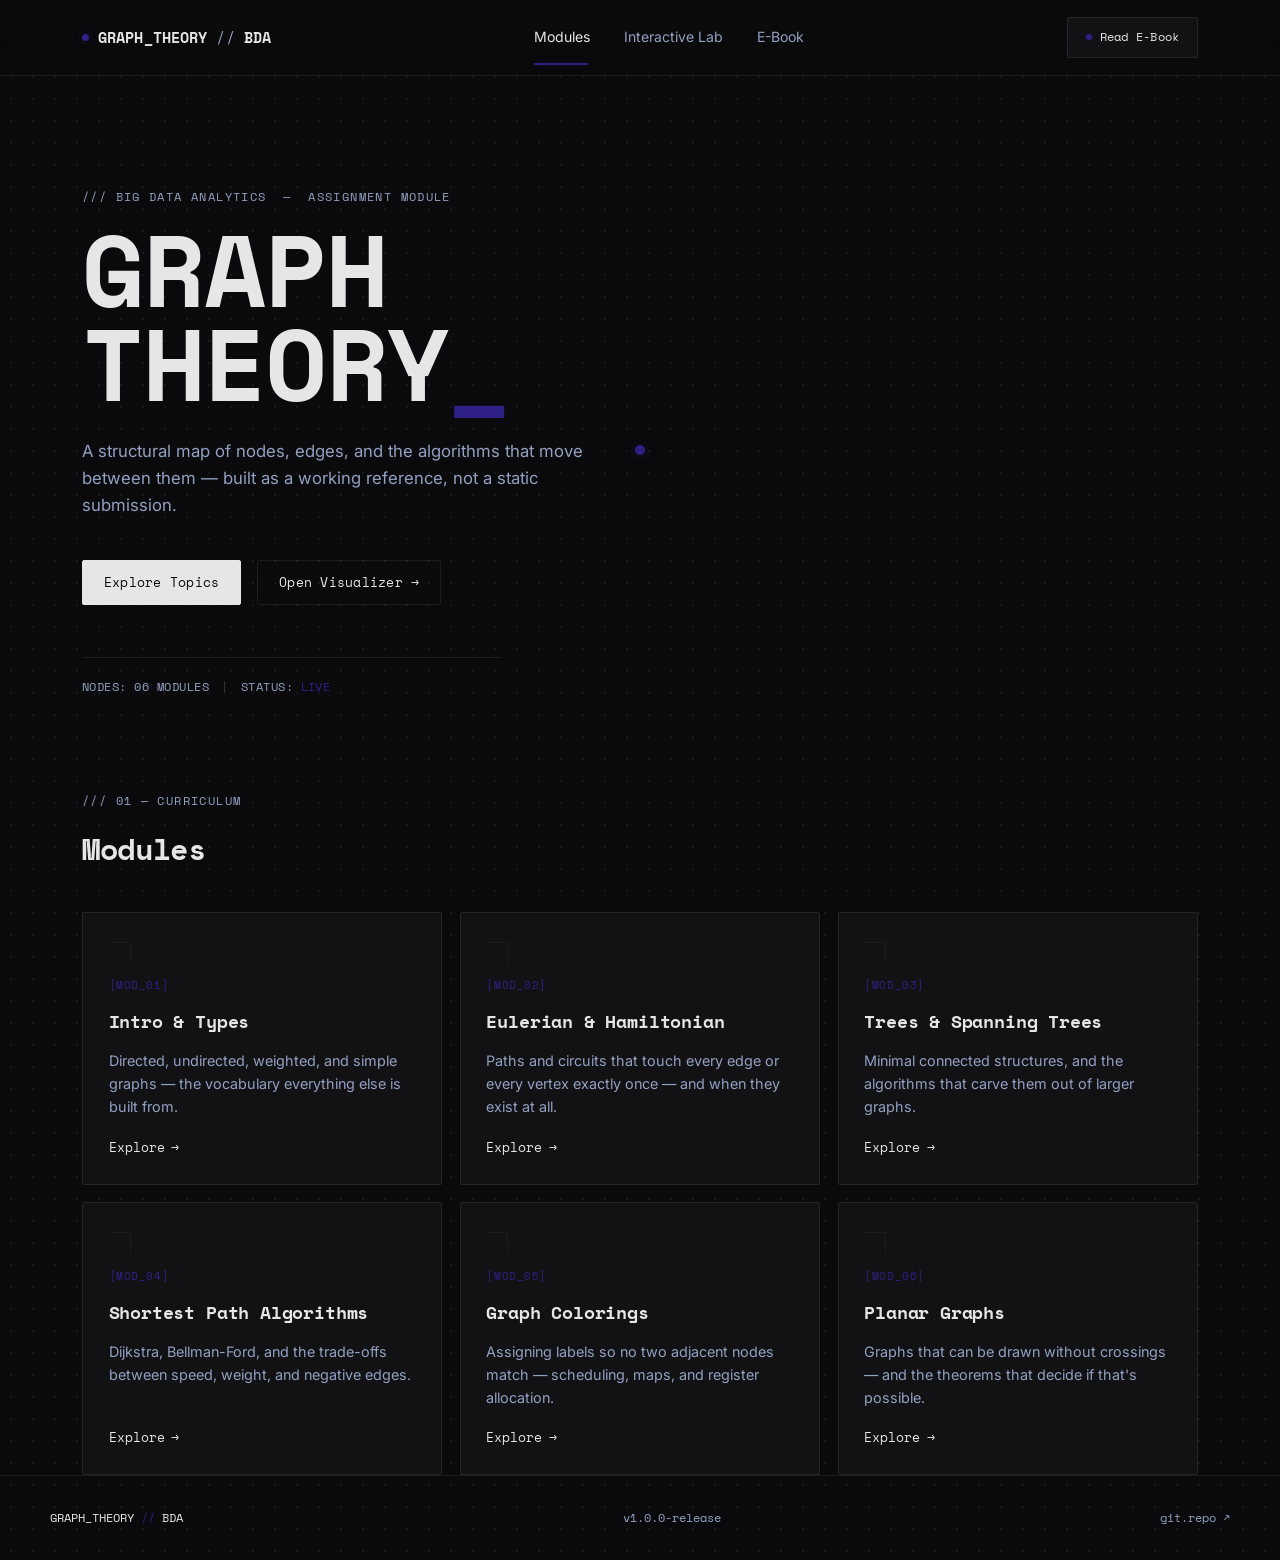
<file: CIA 1A/World Of Graphs/graph-theory-site/index.html>
<!DOCTYPE html>
<html lang="en">

<head>
    <meta charset="UTF-8" />
    <meta name="viewport" content="width=device-width, initial-scale=1.0" />
    <title>GRAPH_THEORY // BDA</title>
    <meta name="description"
        content="An interactive academic companion for Graph Theory — modules, visual lab, and e-book." />

    <link rel="preconnect" href="https://fonts.googleapis.com" />
    <link rel="preconnect" href="https://fonts.gstatic.com" crossorigin />
    <link
        href="https://fonts.googleapis.com/css2?family=Space+Mono:wght@400;700&family=Inter:wght@400;500;600&display=swap"
        rel="stylesheet" />

    <!-- Linked Design Tokens and Component Styles -->
    <link rel="stylesheet" href="css/main.css" />
    <link rel="stylesheet" href="css/components.css" />
</head>

<body>

    <div class="grain"></div>

    <!-- ============ HEADER ============ -->
    <header class="nav">
        <div class="nav__inner">
            <a href="#top" class="brand">
                <span class="brand__dot" aria-hidden="true"></span>
                GRAPH_THEORY <span class="brand__slash">//</span> BDA
            </a>

            <nav class="nav__links" aria-label="Primary">
                <a href="#modules">Modules</a>
                <a href="#lab">Interactive Lab</a>
                <a href="#ebook">E-Book</a>
            </nav>

            <a href="#ebook" class="btn btn--cta">
                <span class="btn__dot" aria-hidden="true"></span>
                Read E-Book
            </a>
        </div>
    </header>

    <main id="top">

        <!-- ============ HERO ============ -->
        <section class="hero">
            <div class="hero__grid" aria-hidden="true"></div>
            <p class="eyebrow">/// BIG DATA ANALYTICS &nbsp;—&nbsp; ASSIGNMENT MODULE</p>

            <h1 class="hero__title">
                GRAPH<br />
                THEORY<span class="hero__cursor">_</span>
            </h1>

            <p class="hero__subtitle">
                A structural map of nodes, edges, and the algorithms that move between them —
                built as a working reference, not a static submission.
            </p>

            <div class="hero__actions">
                <a href="#modules" class="btn btn--primary">Explore Topics</a>
                <a href="#lab" class="btn btn--ghost">Open Visualizer <span class="btn__arrow">→</span></a>
            </div>

            <div class="hero__meta">
                <span>NODES: 06 MODULES</span>
                <span class="hero__meta-divider">|</span>
                <span>STATUS: <span class="text-accent">LIVE</span></span>
            </div>
        </section>

        <!-- ============ TOPIC GRID ============ -->
        <section class="view" id="modules">
            <div class="section-head">
                <p class="eyebrow">/// 01 — CURRICULUM</p>
                <h2>Modules</h2>
            </div>

            <div class="topic-grid">

                <article class="card">
                    <span class="card__tick" aria-hidden="true"></span>
                    <span class="tag">[MOD_01]</span>
                    <h3>Intro &amp; Types</h3>
                    <p>Directed, undirected, weighted, and simple graphs — the vocabulary everything else is built from.
                    </p>
                    <a href="#ebook" class="card__link">Explore <span>→</span></a>
                </article>

                <article class="card">
                    <span class="card__tick" aria-hidden="true"></span>
                    <span class="tag">[MOD_02]</span>
                    <h3>Eulerian &amp; Hamiltonian</h3>
                    <p>Paths and circuits that touch every edge or every vertex exactly once — and when they exist at
                        all.</p>
                    <a href="#ebook" class="card__link">Explore <span>→</span></a>
                </article>

                <article class="card">
                    <span class="card__tick" aria-hidden="true"></span>
                    <span class="tag">[MOD_03]</span>
                    <h3>Trees &amp; Spanning Trees</h3>
                    <p>Minimal connected structures, and the algorithms that carve them out of larger graphs.</p>
                    <a href="#ebook" class="card__link">Explore <span>→</span></a>
                </article>

                <article class="card">
                    <span class="card__tick" aria-hidden="true"></span>
                    <span class="tag">[MOD_04]</span>
                    <h3>Shortest Path Algorithms</h3>
                    <p>Dijkstra, Bellman-Ford, and the trade-offs between speed, weight, and negative edges.</p>
                    <a href="#ebook" class="card__link">Explore <span>→</span></a>
                </article>

                <article class="card">
                    <span class="card__tick" aria-hidden="true"></span>
                    <span class="tag">[MOD_05]</span>
                    <h3>Graph Colorings</h3>
                    <p>Assigning labels so no two adjacent nodes match — scheduling, maps, and register allocation.</p>
                    <a href="#ebook" class="card__link">Explore <span>→</span></a>
                </article>

                <article class="card">
                    <span class="card__tick" aria-hidden="true"></span>
                    <span class="tag">[MOD_06]</span>
                    <h3>Planar Graphs</h3>
                    <p>Graphs that can be drawn without crossings — and the theorems that decide if that's possible.</p>
                    <a href="#ebook" class="card__link">Explore <span>→</span></a>
                </article>

            </div>
        </section>

        <!-- ============ INTERACTIVE LAB ============ -->
        <section class="view" id="lab">
            <div class="section-head">
                <p class="eyebrow">/// 03 — SANDBOX</p>
                <h2>Interactive Lab</h2>
            </div>
            <div class="lab">
                <div class="lab__toolbar">
                    <div class="lab__toolbar-group">
                        <button class="reader__btn" id="lab-run-bfs">Run BFS</button>
                        <button class="reader__btn" id="lab-run-dijkstra">Run Dijkstra</button>
                        <button class="reader__btn" id="lab-run-mst">Find MST (Kruskal)</button>
                    </div>
                    <div class="lab__toolbar-group">
                        <button class="reader__btn reader__btn--text" id="lab-clear">Clear Graph</button>
                    </div>
                </div>

                <div class="lab__canvas-wrap" id="lab-canvas-wrap">
                    <canvas id="lab-canvas"></canvas>
                </div>

                <p class="lab__status" id="lab-status">
                    Click empty space to add a node · Drag a node to move it · Shift-click two nodes to connect them ·
                    Double-click a node to set it as start
                </p>
            </div>
        </section>

        <!-- ============ E-BOOK BANNER & READER ============ -->
        <section class="view" id="ebook">
            <div class="ebook__inner">
                <div class="ebook__text">
                    <p class="eyebrow">/// 02 — REFERENCE</p>
                    <h2>The Full E-Book</h2>
                    <p class="ebook__desc">
                        Every module above, expanded — worked proofs, annotated diagrams, and the
                        derivations that don't fit on a slide. Embedded, searchable, and always in sync
                        with the modules.
                    </p>
                </div>
                <div class="ebook__action">
                    <span class="ebook__pages">248 PAGES · v1.0</span>
                    <a href="#ebook-reader" class="btn btn--primary">Quick Preview</a>
                </div>
            </div>

            <!-- E-Book Reader Engine -->
            <div class="reader" id="ebook-reader">

                <!-- Toolbar: chapter nav, download, fullscreen -->
                <div class="reader__toolbar">
                    <div class="reader__toolbar-group">
                        <button class="reader__btn" id="reader-prev" aria-label="Previous chapter" disabled>
                            <span aria-hidden="true">←</span>
                        </button>
                        <span class="reader__chapter-label" id="reader-chapter-label">[01] Introduction</span>
                        <button class="reader__btn" id="reader-next" aria-label="Next chapter">
                            <span aria-hidden="true">→</span>
                        </button>
                    </div>

                    <div class="reader__toolbar-group">
                        <a class="reader__btn reader__btn--text" id="reader-download"
                            href="assets/ebook/World of Graphs.pdf" download="World_of_Graphs.pdf">
                            Download <span aria-hidden="true">↓</span>
                        </a>
                        <button class="reader__btn reader__btn--text" id="reader-fullscreen">
                            Fullscreen <span aria-hidden="true">⤢</span>
                        </button>
                    </div>
                </div>

                <!-- Body: TOC side panel + viewer -->
                <div class="reader__body">

                    <aside class="reader__toc" aria-label="Table of contents">
                        <p class="eyebrow">/// Contents</p>
                        <ul class="toc-list" id="toc-list">
                            <li>
                                <button class="toc-item is-active" data-index="0" data-page="1">
                                    <span class="toc-item__tag">[01]</span> Introduction
                                </button>
                            </li>
                            <li>
                                <button class="toc-item" data-index="1" data-page="18">
                                    <span class="toc-item__tag">[02]</span> Graph Traversals
                                </button>
                            </li>
                            <li>
                                <button class="toc-item" data-index="2" data-page="52">
                                    <span class="toc-item__tag">[03]</span> Planar Graphs
                                </button>
                            </li>
                            <li>
                                <button class="toc-item" data-index="3" data-page="89">
                                    <span class="toc-item__tag">[04]</span> Optimization
                                </button>
                            </li>
                        </ul>
                    </aside>

                    <div class="reader__viewer-wrap" id="reader-viewer-wrap">
                        <iframe id="pdf-viewer" class="reader__viewer"
                            src="assets/ebook/World of Graphs.pdf#page=1&toolbar=0&navpanes=0"
                            title="Graph Theory E-Book viewer" loading="lazy">
                        </iframe>

                        <!-- Shown via JS if the iframe can't render the PDF inline -->
                        <div class="reader__fallback" id="reader-fallback" hidden>
                            <p>Your browser can't display the e-book inline.</p>
                            <a href="assets/ebook/World of Graphs.pdf" download="World_of_Graphs.pdf"
                                class="btn btn--primary">
                                Download the PDF instead
                            </a>
                        </div>
                    </div>

                </div>
            </div>
        </section>

    </main>

    <!-- ============ FOOTER ============ -->
    <footer class="footer">
        <div class="footer__inner">
            <span class="footer__brand">GRAPH_THEORY <span class="text-accent">//</span> BDA</span>
            <span class="footer__version">v1.0.0-release</span>
            <a href="#" class="footer__repo">git.repo ↗</a>
        </div>
    </footer>

    <!-- Scripts -->
    <script src="js/app.js"></script>
    <script src="js/graph-sim.js"></script>
    <script src="js/ebook-reader.js"></script>
</body>

</html>
</file>
<file: CIA 1A/World Of Graphs/graph-theory-site/css/main.css>
/* ============================================
   GRAPH_THEORY // BDA — main.css
   Nothing OS inspired academic module system
   ============================================ */

:root {
    --bg: #0a0a0c;
    --card-bg: #121215;
    --card-border: rgba(255, 255, 255, 0.08);
    --card-border-hover: rgba(255, 255, 255, 0.2);
    --text-primary: #E6E6E6;
    --text-muted: #92a0c1;
    --accent: #2f2085;
    --accent-glow: rgba(47, 32, 133, 0.35);

    --font-mono: 'Space Mono', 'SFMono-Regular', monospace;
    --font-body: 'Inter', -apple-system, sans-serif;

    --radius: 2px;
    --ease: cubic-bezier(0.16, 1, 0.3, 1);
}

/* ---------- Reset ---------- */
*,
*::before,
*::after {
    box-sizing: border-box;
}

html {
    scroll-behavior: smooth;
}

body {
    margin: 0;
    background-color: var(--bg);
    background-image:
        radial-gradient(rgba(255, 255, 255, 0.06) 1px, transparent 1px);
    background-size: 22px 22px;
    color: var(--text-primary);
    font-family: var(--font-body);
    font-weight: 400;
    line-height: 1.6;
    -webkit-font-smoothing: antialiased;
}

a {
    color: inherit;
    text-decoration: none;
}

h1,
h2,
h3 {
    font-family: var(--font-mono);
    margin: 0;
    letter-spacing: -0.01em;
}

p {
    margin: 0;
}

img {
    max-width: 100%;
    display: block;
}

:focus-visible {
    outline: 2px solid var(--accent);
    outline-offset: 3px;
}

@media (prefers-reduced-motion: reduce) {

    *,
    *::before,
    *::after {
        animation-duration: 0.001ms !important;
        transition-duration: 0.001ms !important;
        scroll-behavior: auto !important;
    }
}

.text-accent {
    color: var(--accent);
}

.eyebrow {
    font-family: var(--font-mono);
    font-size: 0.72rem;
    letter-spacing: 0.12em;
    color: var(--text-muted);
    margin: 0 0 0.9rem;
    text-transform: uppercase;
}

/* Faint scanline / grain overlay for atmosphere */
.grain {
    position: fixed;
    inset: 0;
    pointer-events: none;
    z-index: 999;
    background: repeating-linear-gradient(to bottom,
            rgba(255, 255, 255, 0.012) 0px,
            rgba(255, 255, 255, 0.012) 1px,
            transparent 1px,
            transparent 3px);
    mix-blend-mode: overlay;
}

/* ---------- Buttons ---------- */
.btn {
    display: inline-flex;
    align-items: center;
    gap: 0.5rem;
    font-family: var(--font-mono);
    font-size: 0.82rem;
    letter-spacing: 0.02em;
    padding: 0.7rem 1.3rem;
    border-radius: var(--radius);
    border: 1px solid var(--card-border);
    transition: border-color 0.25s var(--ease), transform 0.25s var(--ease), box-shadow 0.25s var(--ease), background-color 0.25s var(--ease);
    white-space: nowrap;
}

.btn--primary {
    background: var(--text-primary);
    color: #0A0A0C;
    border-color: var(--text-primary);
}

.btn--primary:hover {
    transform: translateY(-2px);
    box-shadow: 0 8px 24px rgba(230, 230, 230, 0.12);
}

.btn--ghost {
    background: transparent;
    color: var(--text-primary);
}

.btn--ghost:hover {
    border-color: var(--card-border-hover);
    transform: translateY(-2px);
}

.btn__arrow {
    transition: transform 0.25s var(--ease);
    display: inline-block;
}

.btn--ghost:hover .btn__arrow {
    transform: translateX(3px);
}

.btn--cta {
    background: var(--card-bg);
    color: var(--text-primary);
    padding: 0.6rem 1.1rem;
    font-size: 0.78rem;
}

.btn--cta:hover {
    border-color: var(--card-border-hover);
}

.btn__dot {
    width: 6px;
    height: 6px;
    border-radius: 50%;
    background: var(--accent);
    box-shadow: 0 0 8px var(--accent-glow);
    display: inline-block;
    flex-shrink: 0;
}

/* ---------- Header / Nav ---------- */
.nav {
    position: sticky;
    top: 0;
    z-index: 100;
    background: rgba(10, 10, 12, 0.6);
    backdrop-filter: blur(12px);
    -webkit-backdrop-filter: blur(12px);
    border-bottom: 1px solid var(--card-border);
}

.nav__inner {
    max-width: 1180px;
    margin: 0 auto;
    padding: 1.05rem 2rem;
    display: flex;
    align-items: center;
    justify-content: space-between;
    gap: 1.5rem;
}

.brand {
    font-family: var(--font-mono);
    font-size: 0.95rem;
    font-weight: 700;
    display: inline-flex;
    align-items: center;
    gap: 0.55rem;
    letter-spacing: 0.01em;
}

.brand__dot {
    width: 7px;
    height: 7px;
    border-radius: 50%;
    background: var(--accent);
    box-shadow: 0 0 10px var(--accent-glow);
    flex-shrink: 0;
}

.brand__slash {
    color: var(--text-muted);
    font-weight: 400;
}

.nav__links {
    display: flex;
    gap: 2.1rem;
    font-size: 0.88rem;
    color: var(--text-muted);
}

.nav__links a {
    transition: color 0.2s var(--ease);
    position: relative;
}

.nav__links a:hover {
    color: var(--text-primary);
}

/* ---------- Hero ---------- */
.hero {
    position: relative;
    max-width: 1180px;
    margin: 0 auto;
    padding: 7rem 2rem 6rem;
}

.hero__title {
    font-size: clamp(3.2rem, 9vw, 6.4rem);
    line-height: 0.92;
    font-weight: 700;
    color: var(--text-primary);
    margin-bottom: 1.8rem;
}

.hero__cursor {
    color: var(--accent);
    animation: blink 1.1s step-end infinite;
}

@keyframes blink {

    0%,
    100% {
        opacity: 1;
    }

    50% {
        opacity: 0;
    }
}

.hero__subtitle {
    max-width: 520px;
    font-size: 1.05rem;
    color: var(--text-muted);
    margin-bottom: 2.6rem;
}

.hero__actions {
    display: flex;
    gap: 1rem;
    flex-wrap: wrap;
    margin-bottom: 3.2rem;
}

.hero__meta {
    display: flex;
    align-items: center;
    gap: 0.75rem;
    font-family: var(--font-mono);
    font-size: 0.75rem;
    color: var(--text-muted);
    letter-spacing: 0.04em;
    border-top: 1px solid var(--card-border);
    padding-top: 1.2rem;
    max-width: 420px;
}

.hero__meta-divider {
    color: var(--card-border-hover);
}

/* ---------- Section head ---------- */
.section-head {
    max-width: 1180px;
    margin: 0 auto;
    padding: 0 2rem;
    margin-bottom: 2.4rem;
}

.section-head h2 {
    font-size: 1.9rem;
    font-weight: 700;
}

/* ---------- Topic Grid ---------- */
.topics {
    padding: 3rem 0 6rem;
}

.topic-grid {
    max-width: 1180px;
    margin: 0 auto;
    padding: 0 2rem;
    display: grid;
    grid-template-columns: repeat(3, 1fr);
    gap: 1.1rem;
}

.card {
    position: relative;
    background: var(--card-bg);
    border: 1px solid var(--card-border);
    border-radius: var(--radius);
    padding: 1.8rem 1.6rem 1.6rem;
    display: flex;
    flex-direction: column;
    gap: 0.8rem;
    transition: border-color 0.3s var(--ease), transform 0.3s var(--ease), box-shadow 0.3s var(--ease);
    overflow: hidden;
}

.card__tick {
    position: absolute;
    top: 0;
    right: 0;
    width: 22px;
    height: 22px;
    border-top: 1px solid var(--card-border);
    border-right: 1px solid var(--card-border);
    opacity: 0.5;
    transition: border-color 0.3s var(--ease), opacity 0.3s var(--ease);
}

.card:hover {
    border-color: var(--card-border-hover);
    transform: translateY(-4px);
    box-shadow: 0 16px 40px rgba(255, 46, 46, 0.06), 0 4px 16px rgba(0, 0, 0, 0.4);
}

.card:hover .card__tick {
    border-color: var(--accent);
    opacity: 0.7;
}

.tag {
    font-family: var(--font-mono);
    font-size: 0.7rem;
    color: var(--accent);
    letter-spacing: 0.05em;
}

.card h3 {
    font-size: 1.15rem;
    font-weight: 700;
    color: var(--text-primary);
}

.card p {
    font-size: 0.9rem;
    color: var(--text-muted);
    flex-grow: 1;
}

.card__link {
    font-family: var(--font-mono);
    font-size: 0.8rem;
    color: var(--text-primary);
    display: inline-flex;
    align-items: center;
    gap: 0.4rem;
    margin-top: 0.4rem;
}

.card__link span {
    transition: transform 0.25s var(--ease);
    display: inline-block;
}

.card:hover .card__link span {
    transform: translateX(4px);
    color: var(--accent);
}

/* ---------- E-Book Banner ---------- */
.ebook {
    padding: 0 2rem 6rem;
}

.ebook__inner {
    max-width: 1180px;
    margin: 0 auto;
    background: var(--card-bg);
    border: 1px solid var(--card-border);
    border-radius: var(--radius);
    padding: 3rem 2.8rem;
    display: flex;
    align-items: center;
    justify-content: space-between;
    gap: 2.5rem;
    flex-wrap: wrap;
    position: relative;
    overflow: hidden;
}

.ebook__inner::before {
    content: "";
    position: absolute;
    top: -50%;
    right: -10%;
    width: 320px;
    height: 320px;
    background: radial-gradient(circle, var(--accent-glow) 0%, transparent 70%);
    pointer-events: none;
}

.ebook__text h2 {
    font-size: 1.75rem;
    margin: 0.3rem 0 1rem;
}

.ebook__desc {
    max-width: 480px;
    color: var(--text-muted);
    font-size: 0.95rem;
}

.ebook__action {
    display: flex;
    flex-direction: column;
    align-items: flex-end;
    gap: 0.9rem;
    flex-shrink: 0;
}

.ebook__pages {
    font-family: var(--font-mono);
    font-size: 0.72rem;
    color: var(--text-muted);
    letter-spacing: 0.05em;
}

/* ---------- Footer ---------- */
.footer {
    border-top: 1px solid var(--card-border);
    padding: 2rem;
}

.footer__inner {
    max-width: 1180px;
    margin: 0 auto;
    display: flex;
    align-items: center;
    justify-content: space-between;
    gap: 1rem;
    flex-wrap: wrap;
    font-family: var(--font-mono);
    font-size: 0.78rem;
    color: var(--text-muted);
}

.footer__brand {
    color: var(--text-primary);
}

.footer__repo {
    transition: color 0.2s var(--ease);
}

.footer__repo:hover {
    color: var(--accent);
}

/* ---------- Responsive ---------- */
@media (max-width: 960px) {
    .topic-grid {
        grid-template-columns: repeat(2, 1fr);
    }
}

@media (max-width: 720px) {
    .nav__links {
        display: none;
    }

    .nav__inner {
        padding: 1rem 1.25rem;
    }

    .hero {
        padding: 4.5rem 1.25rem 4rem;
    }

    .section-head {
        padding: 0 1.25rem;
    }

    .topic-grid {
        grid-template-columns: 1fr;
        padding: 0 1.25rem;
    }

    .ebook {
        padding: 0 1.25rem 4rem;
    }

    .ebook__inner {
        padding: 2.2rem 1.6rem;
        flex-direction: column;
        align-items: flex-start;
    }

    .ebook__action {
        align-items: flex-start;
    }

    .footer__inner {
        justify-content: flex-start;
    }
}
</file>
<file: CIA 1A/World Of Graphs/graph-theory-site/css/components.css>
/* ============================================
   GRAPH_THEORY // BDA — components.css
   Micro-interaction layer & Component Layouts.
   Load after main.css.
   ============================================ */

/* ---------- Custom cursor ---------- */
/* Hide native cursor when custom cursor active */
.js-cursor-enabled,
.js-cursor-enabled a,
.js-cursor-enabled button {
    cursor: none;
}

#cursor {
    position: fixed;
    top: 0;
    left: 0;
    width: 10px;
    height: 10px;
    margin: -5px 0 0 -5px;
    border-radius: 50%;
    background: var(--accent);
    box-shadow: 0 0 12px var(--accent-glow);
    pointer-events: none;
    z-index: 9999;
    transform: translate3d(-50px, -50px, 0);
    transition: width 0.2s var(--ease), height 0.2s var(--ease),
        margin 0.2s var(--ease), opacity 0.2s var(--ease);
}

#cursor.cursor--active {
    width: 28px;
    height: 28px;
    margin: -14px 0 0 -14px;
    background: transparent;
    border: 1.5px solid var(--accent);
    box-shadow: 0 0 16px var(--accent-glow);
}

#cursor.cursor--hidden {
    opacity: 0;
}

/* ---------- Card glow (mouse-tracking highlight) ---------- */
.card {
    --mx: 50%;
    --my: 50%;
    isolation: isolate;
}

.card::after {
    content: "";
    position: absolute;
    inset: 0;
    z-index: 0;
    border-radius: inherit;
    background: radial-gradient(280px circle at var(--mx) var(--my),
            rgba(255, 46, 46, 0.12),
            rgba(255, 255, 255, 0.05) 40%,
            transparent 70%);
    opacity: 0;
    transition: opacity 0.35s var(--ease);
    pointer-events: none;
}

.card.card--glow::after {
    opacity: 1;
}

.card>* {
    position: relative;
    z-index: 1;
}

/* ---------- Nav active-link indicator ---------- */
.nav__links {
    position: relative;
}

.nav__links a.is-active {
    color: var(--text-primary);
}

.nav__indicator {
    position: absolute;
    bottom: -1.05rem;
    left: 0;
    height: 2px;
    background: var(--accent);
    box-shadow: 0 0 8px var(--accent-glow);
    border-radius: 1px;
    transition: transform 0.3s var(--ease), width 0.3s var(--ease);
    pointer-events: none;
}

/* ---------- Routed view sections ---------- */
.view {
    display: none;
}

.view.is-active {
    display: block;
}

.view.is-entering {
    animation: viewFadeIn 0.45s var(--ease) both;
}

@keyframes viewFadeIn {
    from {
        opacity: 0;
        transform: translateY(10px);
    }

    to {
        opacity: 1;
        transform: translateY(0);
    }
}

/* ---------- Interactive Lab (Sandbox) Styles ---------- */
.lab {
    background: var(--card-bg);
    border: 1px solid var(--card-border);
    border-radius: var(--radius);
    padding: 1.5rem;
    margin-top: 1.5rem;
    display: flex;
    flex-direction: column;
    gap: 1.2rem;
}

.lab__toolbar {
    display: flex;
    align-items: center;
    justify-content: space-between;
    gap: 1rem;
    flex-wrap: wrap;
    border-bottom: 1px solid var(--card-border);
    padding-bottom: 1rem;
}

.lab__toolbar-group {
    display: flex;
    align-items: center;
    gap: 0.75rem;
}

.lab__canvas-wrap {
    position: relative;
    width: 100%;
    height: 420px;
    background: #09090b;
    border: 1px solid var(--card-border);
    border-radius: var(--radius);
    overflow: hidden;
}

#lab-canvas {
    width: 100%;
    height: 100%;
    display: block;
}

.lab__status {
    font-family: var(--font-mono);
    font-size: 0.8rem;
    color: var(--text-muted);
    text-align: center;
    margin: 0;
}

/* ---------- E-Book Reader ---------- */
.reader {
    max-width: 1180px;
    margin: 2.5rem auto 0;
}

.reader__toolbar {
    display: flex;
    align-items: center;
    justify-content: space-between;
    gap: 1rem;
    flex-wrap: wrap;
    background: var(--card-bg);
    border: 1px solid var(--card-border);
    border-bottom: none;
    border-radius: var(--radius) var(--radius) 0 0;
    padding: 0.85rem 1.2rem;
}

.reader__toolbar-group {
    display: flex;
    align-items: center;
    gap: 0.9rem;
}

.reader__btn {
    display: inline-flex;
    align-items: center;
    gap: 0.4rem;
    background: transparent;
    border: 1px solid var(--card-border);
    color: var(--text-primary);
    font-family: var(--font-mono);
    font-size: 0.78rem;
    padding: 0.45rem 0.7rem;
    border-radius: var(--radius);
    cursor: pointer;
    transition: border-color 0.2s var(--ease), color 0.2s var(--ease), transform 0.2s var(--ease);
}

.reader__btn:hover:not(:disabled) {
    border-color: var(--card-border-hover);
    transform: translateY(-1px);
}

.reader__btn:disabled {
    opacity: 0.35;
    cursor: not-allowed;
}

.reader__btn--text {
    color: var(--text-muted);
}

.reader__btn--text:hover {
    color: var(--accent);
}

.reader__chapter-label {
    font-family: var(--font-mono);
    font-size: 0.78rem;
    color: var(--text-muted);
    min-width: 11ch;
    text-align: center;
}

/* Body: TOC Sidebar + PDF Viewer Frame */
.reader__body {
    display: grid;
    grid-template-columns: 240px 1fr;
    border: 1px solid var(--card-border);
    border-radius: 0 0 var(--radius) var(--radius);
    overflow: hidden;
    min-height: 640px;
}

.reader__toc {
    background: var(--card-bg);
    border-right: 1px solid var(--card-border);
    padding: 1.4rem 1rem;
}

.toc-list {
    list-style: none;
    margin: 0.6rem 0 0;
    padding: 0;
    display: flex;
    flex-direction: column;
    gap: 0.2rem;
}

.toc-item {
    width: 100%;
    text-align: left;
    background: transparent;
    border: none;
    border-radius: var(--radius);
    color: var(--text-muted);
    font-family: var(--font-body);
    font-size: 0.86rem;
    padding: 0.6rem 0.7rem;
    cursor: pointer;
    transition: background-color 0.2s var(--ease), color 0.2s var(--ease);
}

.toc-item__tag {
    font-family: var(--font-mono);
    color: var(--text-muted);
    margin-right: 0.3rem;
    font-size: 0.78rem;
}

.toc-item:hover {
    background: rgba(255, 255, 255, 0.04);
    color: var(--text-primary);
}

.toc-item.is-active {
    background: rgba(255, 46, 46, 0.08);
    color: var(--text-primary);
}

.toc-item.is-active .toc-item__tag {
    color: var(--accent);
}

/* Viewer Frame */
.reader__viewer-wrap {
    position: relative;
    background: #000;
    width: 100%;
    height: 100%;
    min-height: 640px;
}

.reader__viewer {
    width: 100%;
    height: 100%;
    min-height: 640px;
    border: none;
    display: block;
}

.reader__viewer-wrap.is-fullscreen {
    position: fixed;
    inset: 0;
    z-index: 9999;
    height: 100vh;
}

.reader__viewer-wrap.is-fullscreen .reader__viewer {
    height: 100vh;
}

/* Fallback panel for inline PDF viewing */
.reader__fallback {
    position: absolute;
    inset: 0;
    display: flex;
    flex-direction: column;
    align-items: center;
    justify-content: center;
    gap: 1.2rem;
    background: var(--bg);
    color: var(--text-muted);
    font-size: 0.9rem;
    text-align: center;
    padding: 2rem;
}

.reader__viewer-wrap--fallback-active .reader__viewer {
    visibility: hidden;
}

/* ---------- Accessibility & Responsive ---------- */
@media (prefers-reduced-motion: reduce) {
    #cursor {
        display: none;
    }

    .view.is-entering {
        animation: none;
    }

    .nav__indicator {
        transition: none;
    }
}

@media (pointer: coarse) {
    #cursor {
        display: none;
    }

    .card::after {
        display: none;
    }
}

@media (max-width: 780px) {
    .reader__body {
        grid-template-columns: 1fr;
    }

    .reader__toc {
        border-right: none;
        border-bottom: 1px solid var(--card-border);
    }

    .toc-list {
        flex-direction: row;
        flex-wrap: wrap;
    }

    .reader__viewer,
    .reader__viewer-wrap {
        min-height: 460px;
    }
}
</file>
